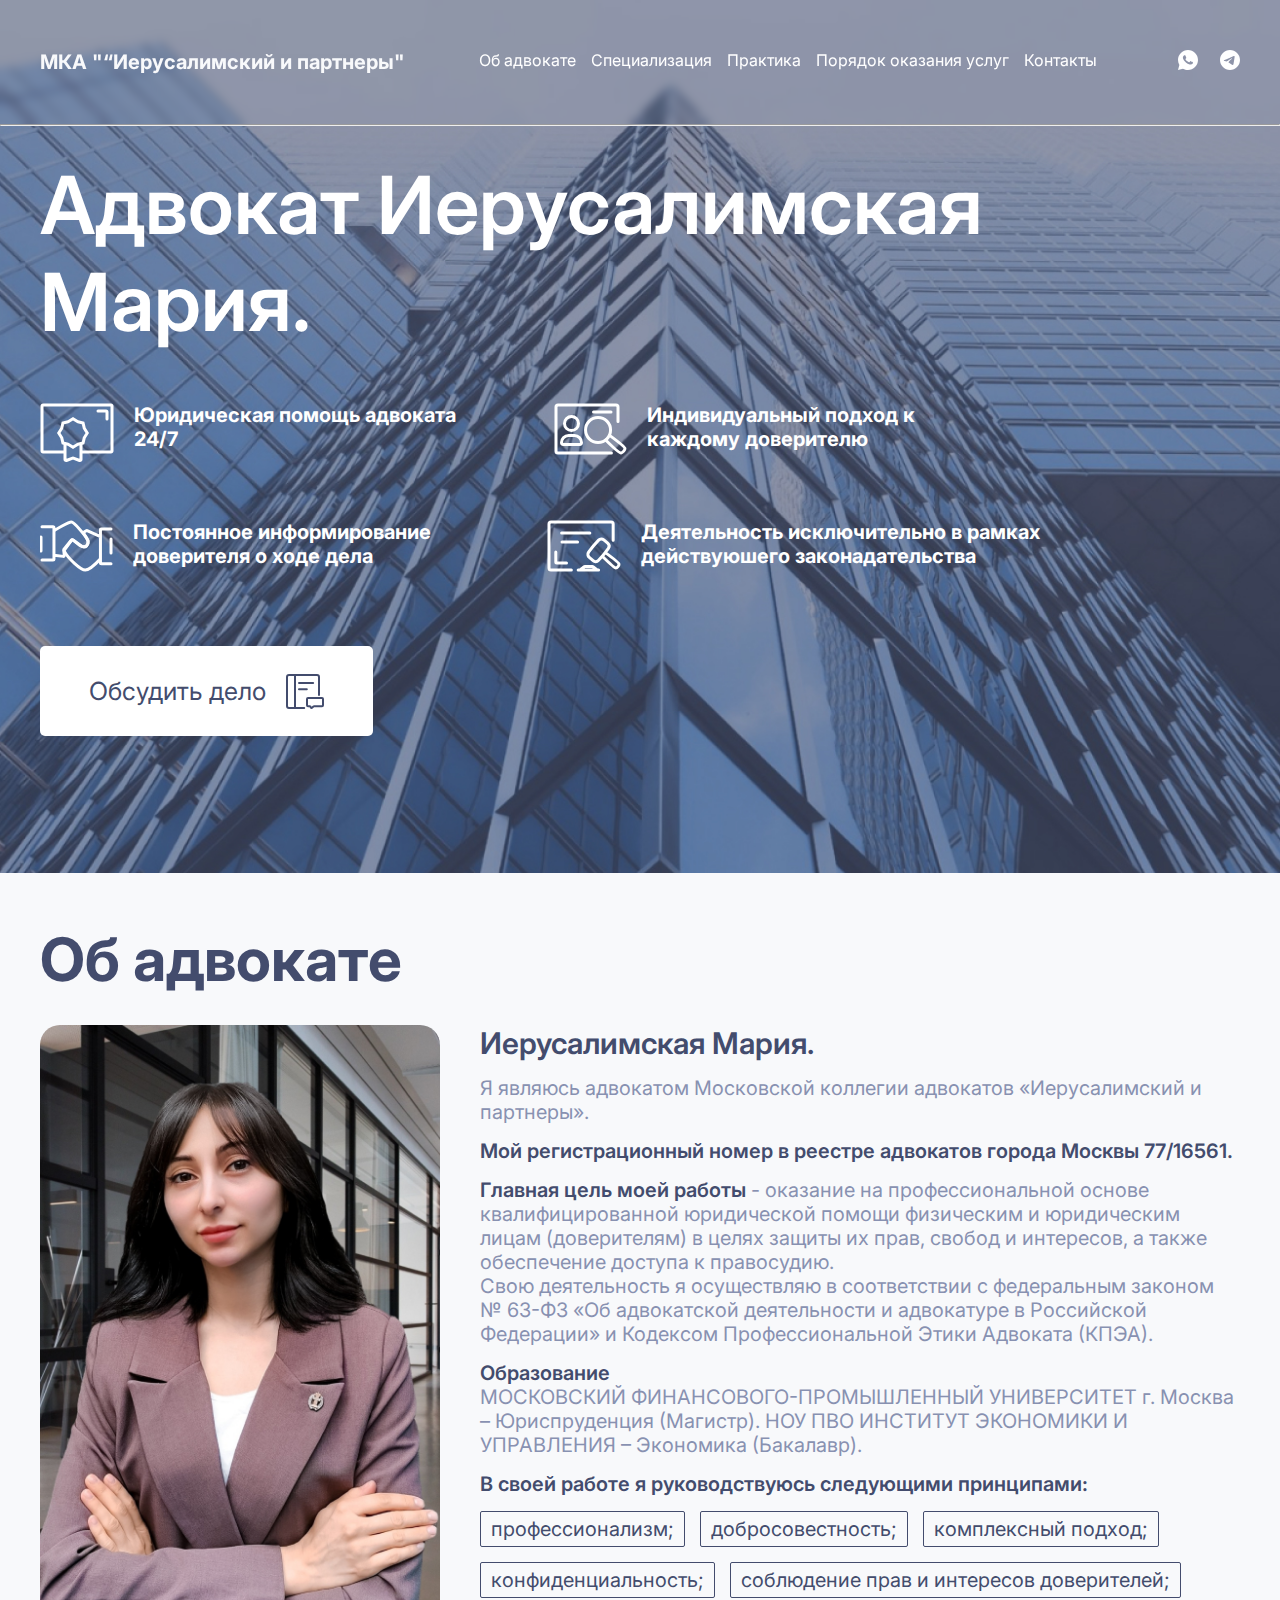
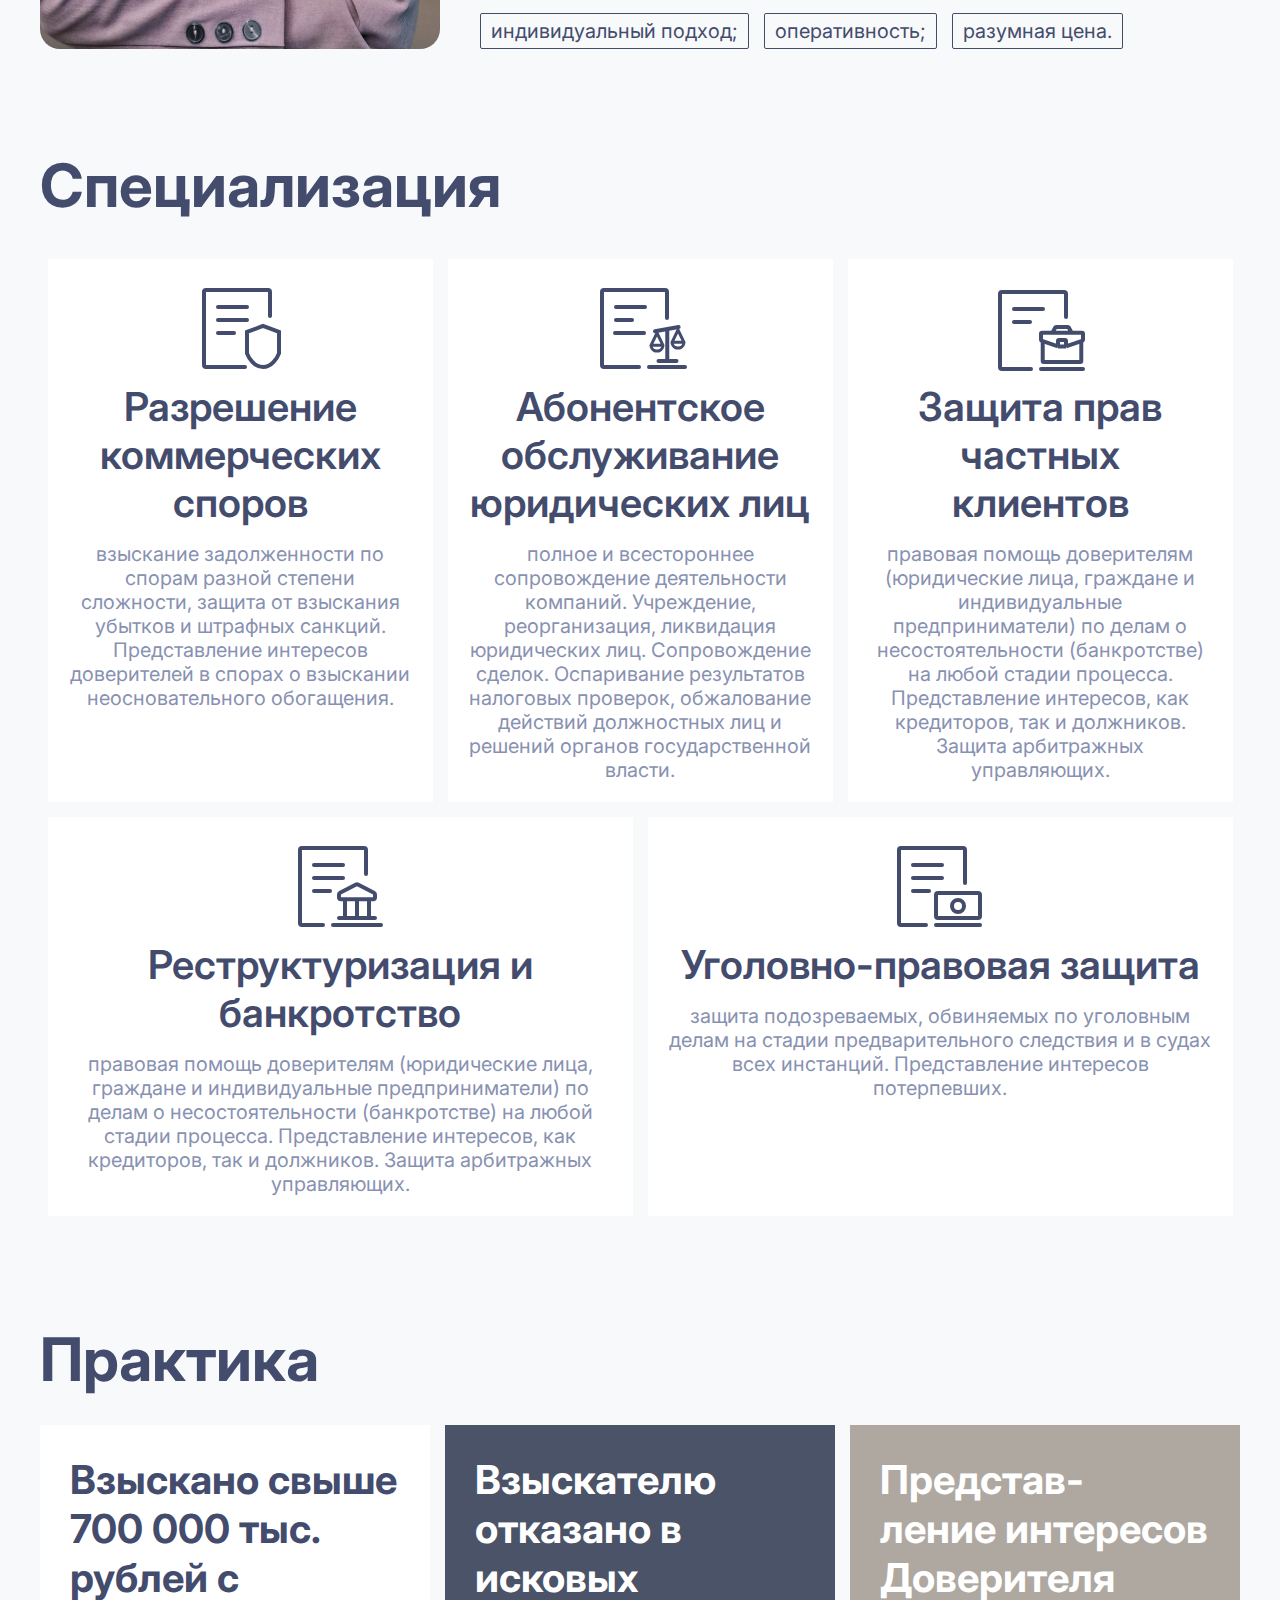
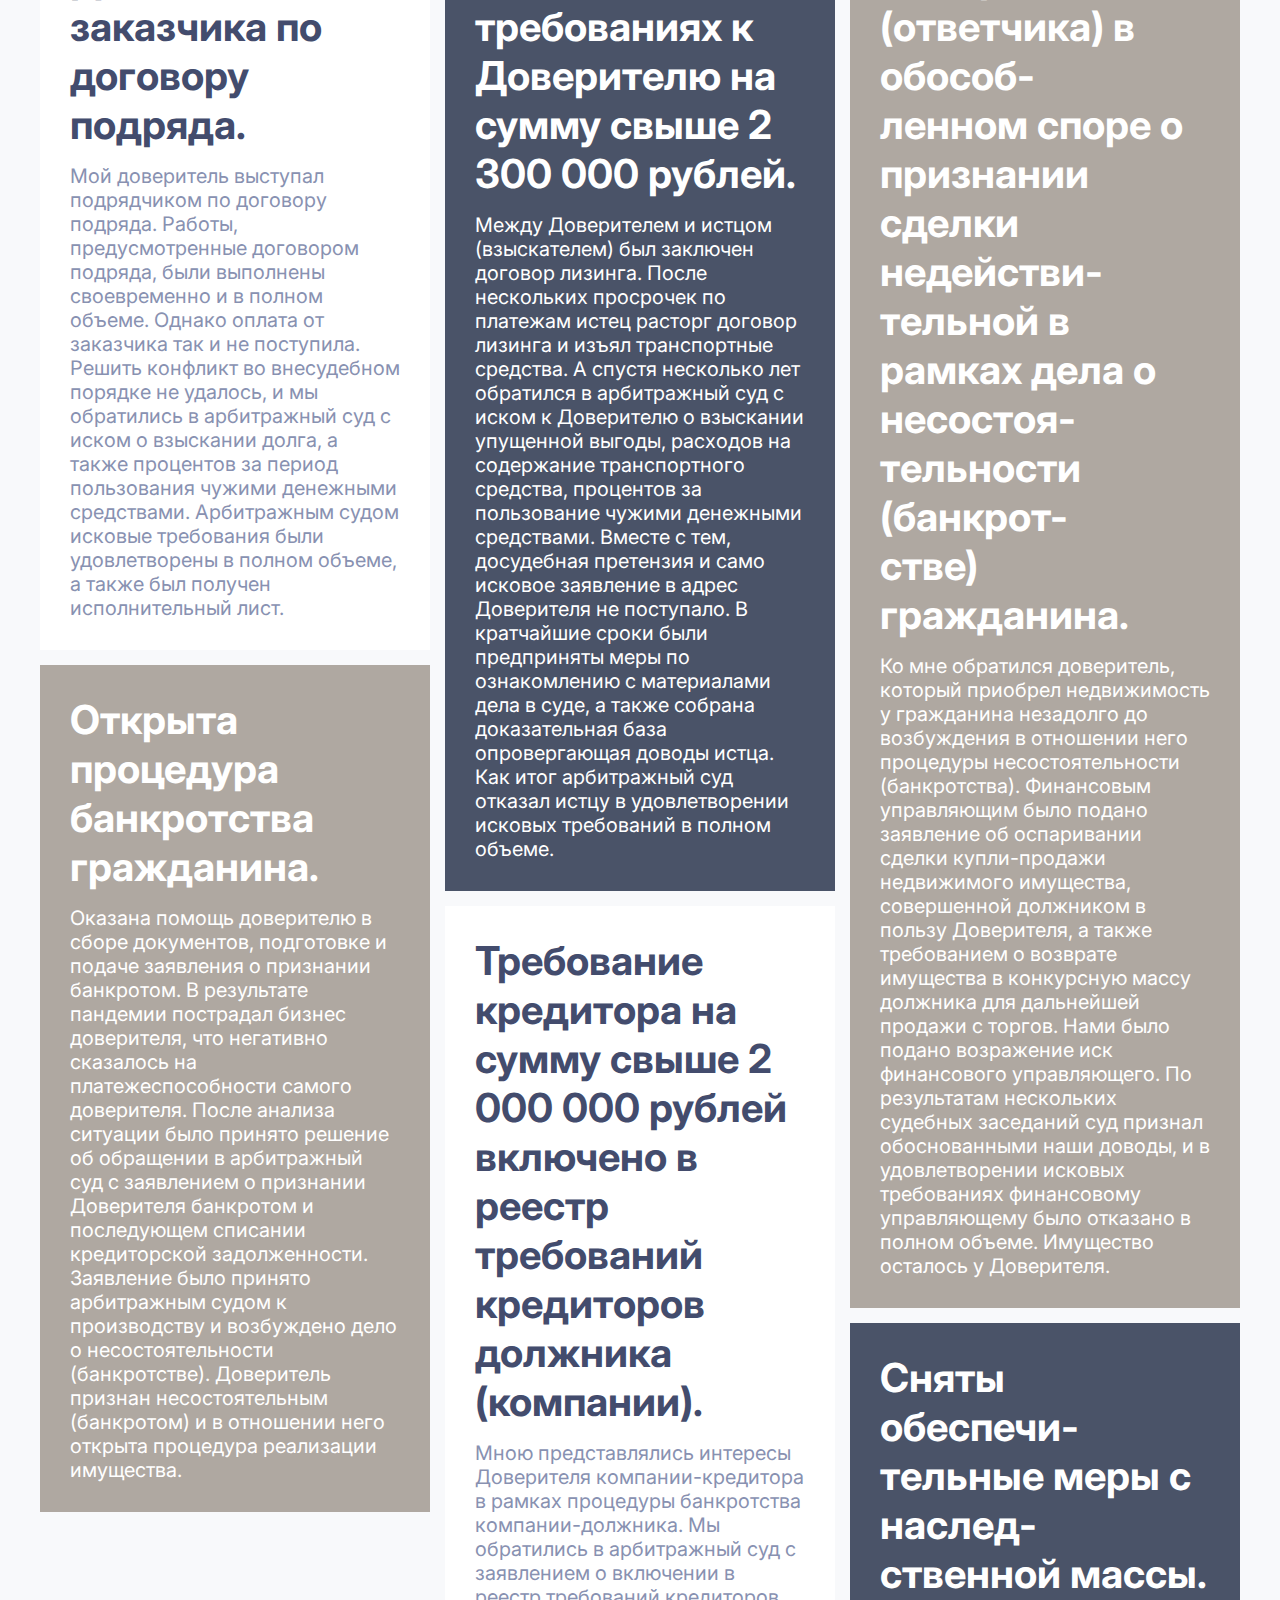
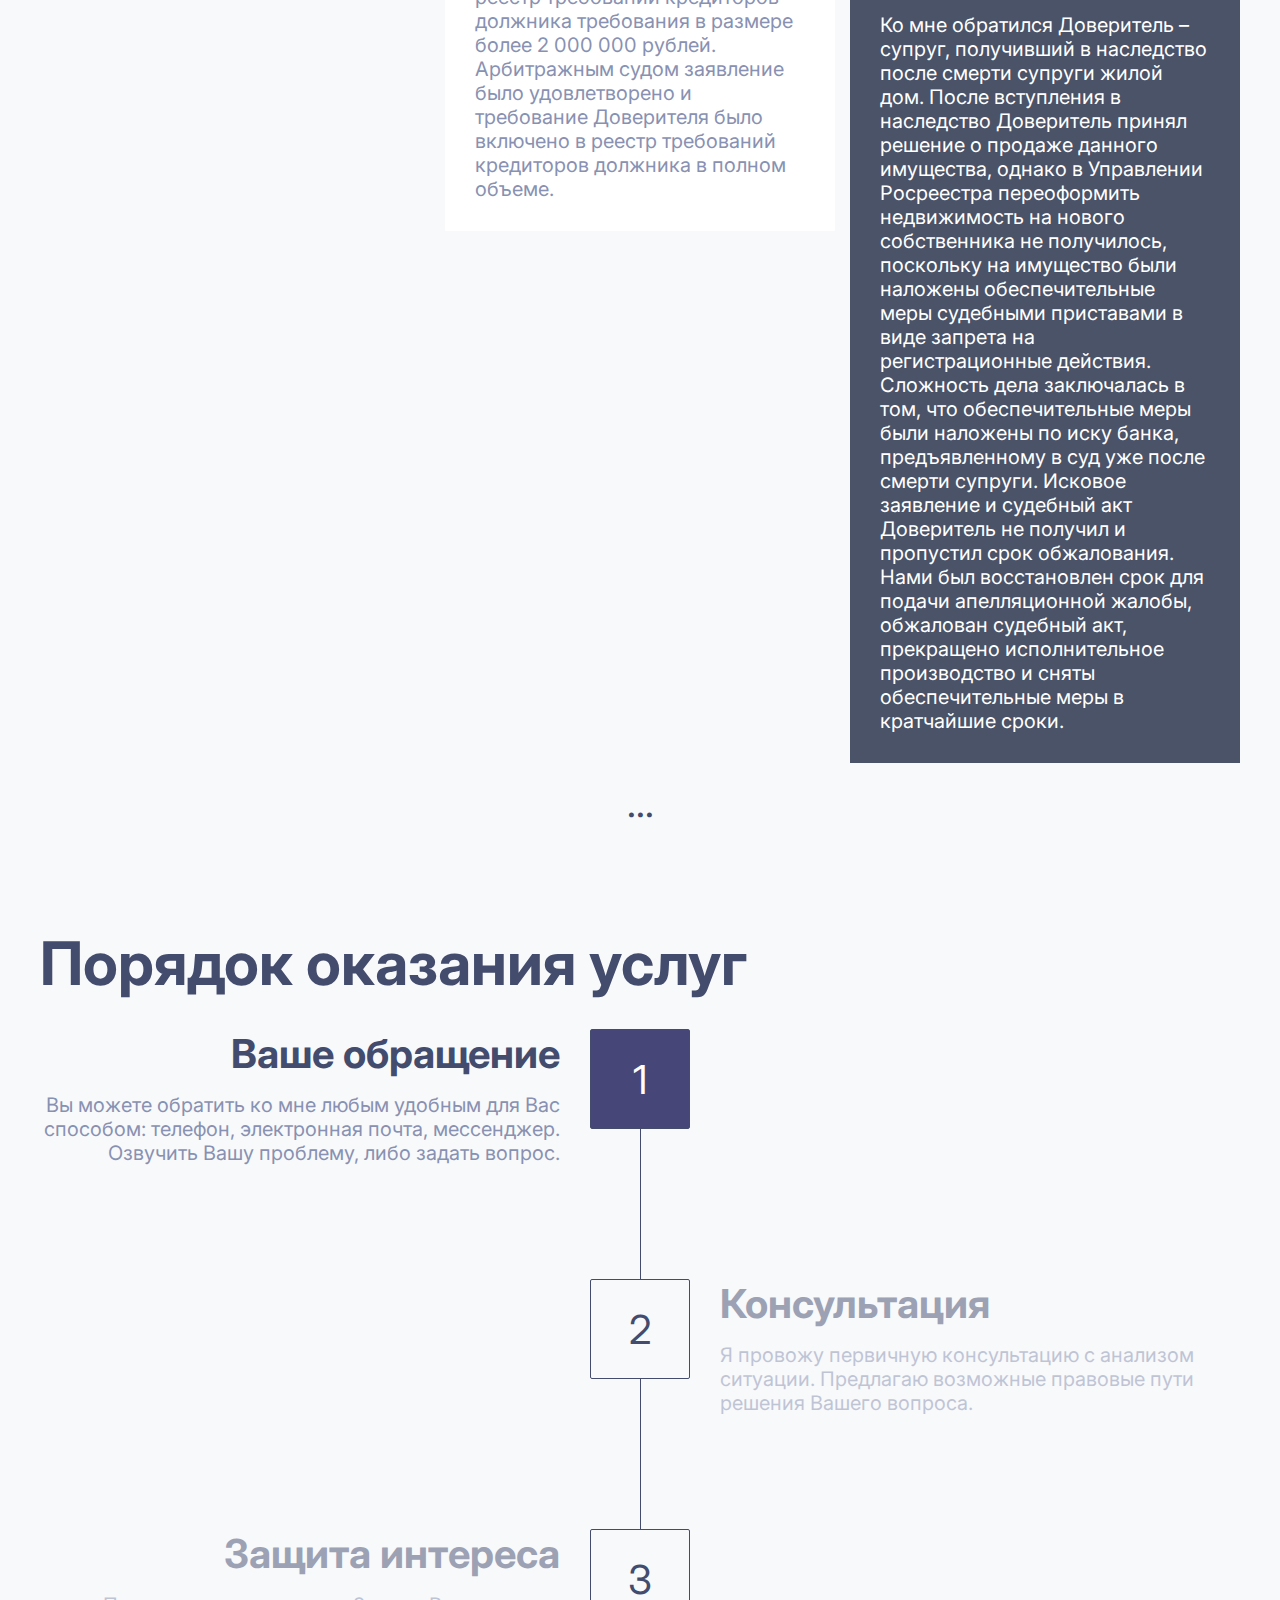
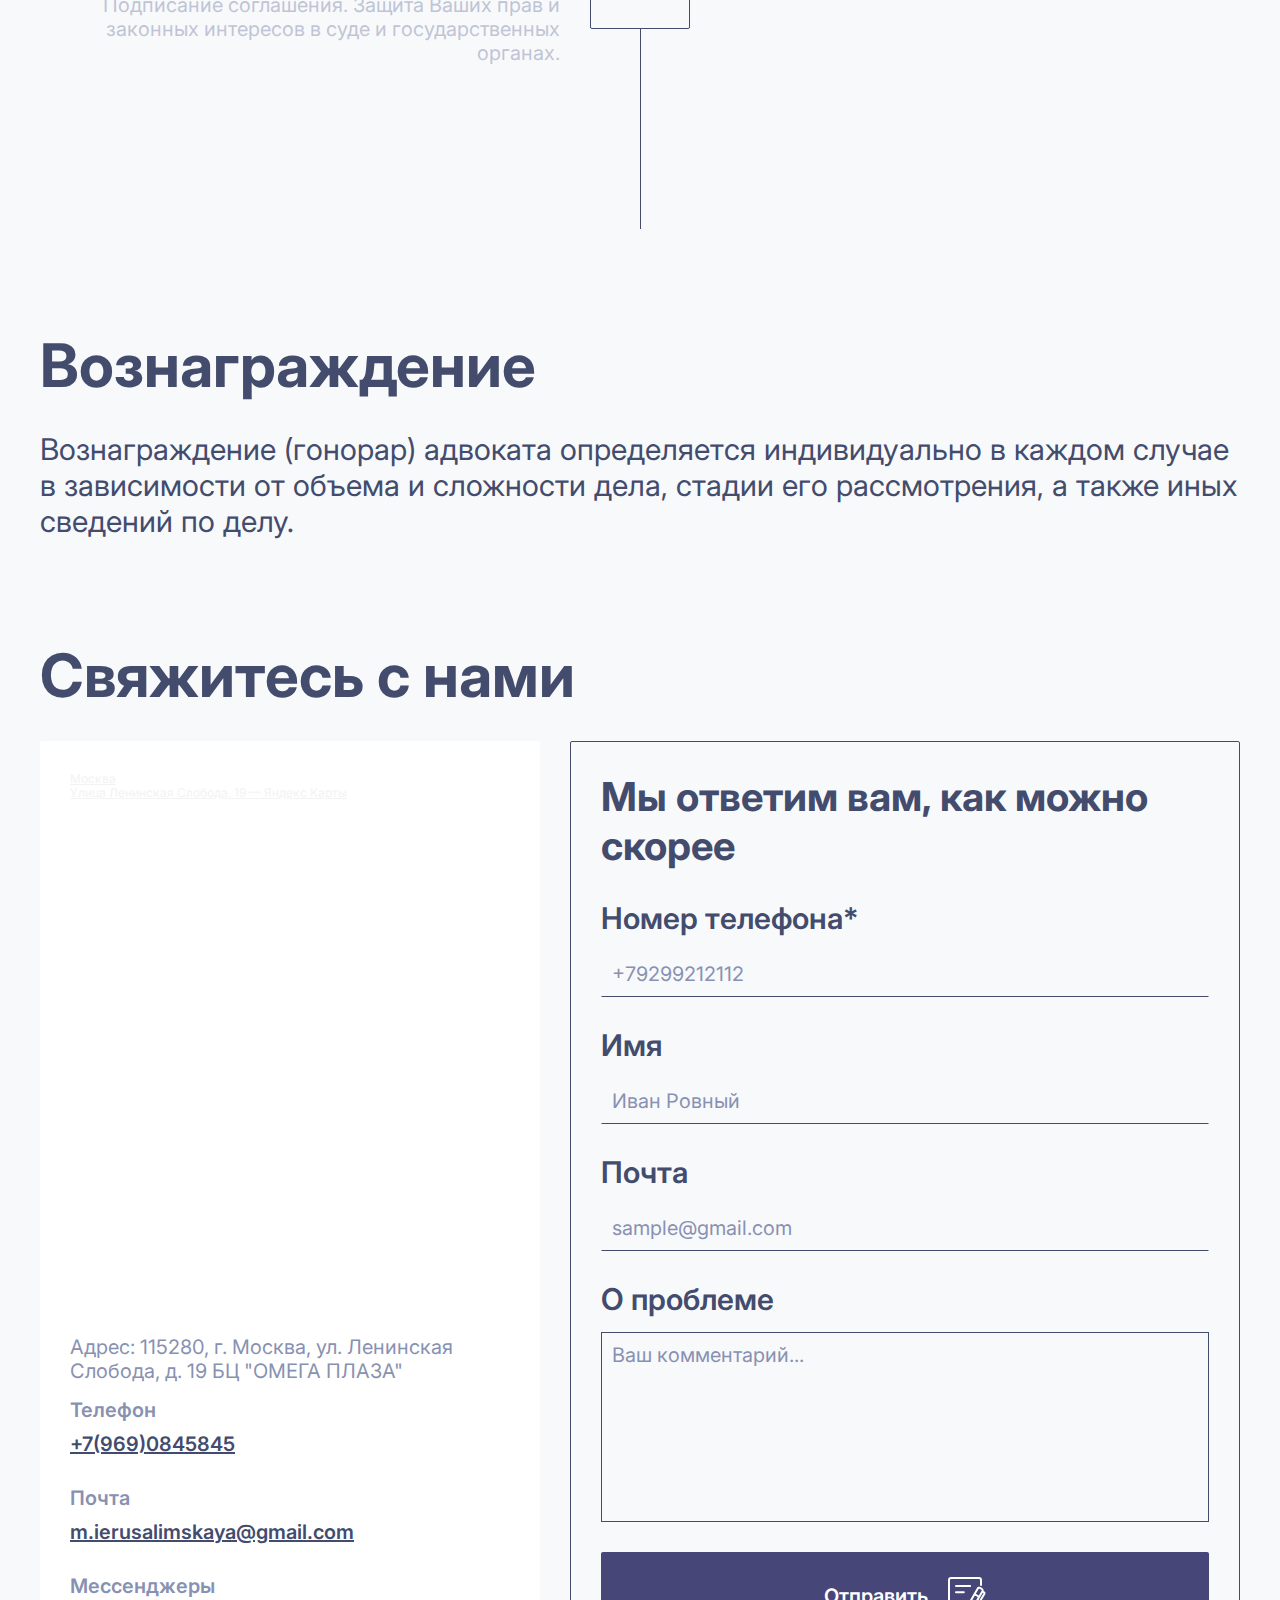
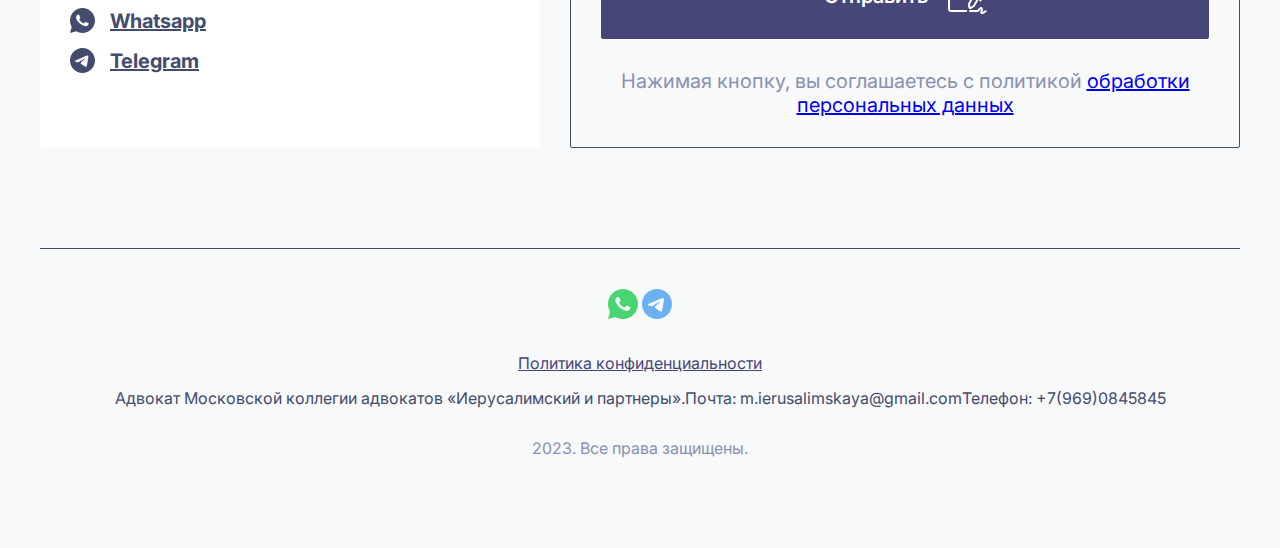
<file: index.html>
<!DOCTYPE html>
<html lang="ru">

<head>
    <meta charset="UTF-8">
    <meta http-equiv="X-UA-Compatible" content="IE=edge">
    <meta name="viewport" content="width=device-width, initial-scale=1.0">
    <meta name="description"
    content=" оказание на профессиональной основе квалифицированной юридической помощи физическим и юридическим лицам (доверителям) в целях защиты их прав,
     свобод и интересов, а также обеспечение доступа к правосудию. ">
    <meta name="keywords"
    content=" адвокат, адвокат Москва, юруслуги, банкротство, списание долгов, наследство, юрконсультация,
     юруслуги Москва, консультация адвоката, развод, раздел имущества, алименты, адвокат по наркотикам,
      вызов на допрос, налоговая проверка, взыскание долга, исполнительное производство ">
    <meta property="og:url" content="https://ierusalimskaya.ru/">
    <meta property="og:title" content="Юридические услуги МКА “Иерусалимский и партнеры">
    <meta property="og:type" content="website">
    <meta property="og:description" content="Адвокат по банкротству, гражданским и арбитражным спорам. Квалифицированная юридическая помощь бизнесу">
    <meta property="og:image" content="img/og.png">
    <title>МКА “Иерусалимский и партнеры”</title>
    <link rel="stylesheet" href="style.css">
    <link rel="shortcut icon" href="img/favicon.svg" type="image/x-icon">
</head>

<body>
    <!-- Header Section -->
    <header class="header">
        <div class="blur">
            <nav class="nav container">
                <div class="nav__item">
                    <a class="nav__slogan">МКА "“Иерусалимский и партнеры"</a>
                </div>
                <div class="nav__item">
                    <ul class="nav__ul">
                        <li class="nav__li">
                            <a href="#about" class="nav__link">Об адвокате</a>
                        </li>
                        <li class="nav__li">
                            <a href="#labor" class="nav__link">Специализация</a>
                        </li>
                        <li class="nav__li">
                            <a href="#practice" class="nav__link">Практика</a>
                        </li>
                        <!-- <li class="nav__li">
                            <a href="#" class="nav__link">Связь</a>
                        </li> -->
                        <li class="nav__li">
                            <a href="#service" class="nav__link">Порядок оказания услуг</a>
                        </li>
                        <li class="nav__li">
                            <a href="#contacts" class="nav__link">Контакты</a>
                        </li>
                    </ul>
                </div>

                <div class="nav__item social__wrapper">
                    <div class="social">
                        <a href="https://wa.me/79283516937" class="social__link">
                            <img src="img/social-what.svg" alt="img is here">
                        </a>
                    </div>
                    <div class="social">
                        <a href="https://t.me/+79690845845" class="social__link">
                            <img src="img/social-telega.svg"" alt=" img is here">
                        </a>
                    </div>
                </div>

                <div class="nav__burger-btn">
                    <input type="checkbox" id="burger-btn" class="burger__input">
                    <label for="burger-btn" class="burger__label">
                        <span></span>
                        <span></span>
                    </label>
                </div>
            </nav>
        </div>

        <hr>

        <div class="nav__mobile-menu">
            <div class="nav__mobile-menu__container">
                <label for="burger-btn" class="burger__label--close">
                    <span></span>
                    <span></span>
                </label>

                <div class="nav__mobile-menu_links">
                    <a href="#about" class="nav__mobile-menu_link">Об адвокате</a>
                    <a href="#labor" class="nav__mobile-menu_link">Специализация</a>
                    <a href="#practice" class="nav__mobile-menu_link">Практика</a>
                    <!-- <a href="#" class="nav__mobile-menu_link">Связь</a> -->
                    <a href="#service" class="nav__mobile-menu_link">Порядок оказания услгуг</a>
                    <a href="#contacts" class="nav__mobile-menu_link">Контакты</a>
                </div>

                <div class="nav__mobile-menu_socials">
                    <a href="#" class="nav__mobile-menu_social">
                        <img src="img/icons/whatsapp-dark-icon.svg" alt="">
                    </a>
                    <a href="#" class="nav__mobile-menu_social">
                        <img src="img/icons/telegram-dark-icon.svg" alt="">
                    </a>
                </div>
            </div>
        </div>

        <div class="header__wrapper">
            <h1 class="header__h1">Адвокат Иерусалимская Мария.</h1>

            <div class="header__icon--wrapper">
                <div class="header__item">

                    <div class="header__icon--item">
                        <img src="img/header-first.svg" alt="">
                    </div>
                    <div class="header__icon--item">
                        <p class="header__icon--p">Юридическая помощь адвоката <br> 24/7</p>
                    </div>
                </div>


                <div class="header__item check">
                    <div class="header__icon--item">
                        <img src="img/header-second.svg" alt="">
                    </div>
                    <div class="header__icon--item">
                        <p class="header__icon--p">Индивидуальный подход к <br> каждому доверителю</p>
                    </div>
                </div>

            </div>
            <div class="header__icon--wrapper">
                <div class="header__item">

                    <div class="header__icon--item">
                        <img src="img/header-third.svg" alt="">
                    </div>
                    <div class="header__icon--item">
                        <p class="header__icon--p">Постоянное информирование <br> доверителя о ходе дела</p>
                    </div>
                </div>
                <div class="header__item">

                    <div class="header__icon--item">
                        <img src="img/header-forth.svg" alt="">
                    </div>
                    <div class="header__icon--item">
                        <p class="header__icon--p">Деятельность исключительно в рамках <br> действуюшего
                            законадательства</p>
                    </div>
                </div>

            </div>

            <div class="header__button btn">
                <a href="#contacts">
                    <p class="header__button--p">Обсудить дело</p>
                    <img src="img/icons/header-btn-icon.svg" alt="" class="header__button--img">
                </a>
            </div>
        </div>
    </header>

      <!-- End Header Section -->

    <main class="main">
          <!-- About Section -->
        <section class="about container" id="about">
            <h2 class="about__title title">Об адвокате</h2>
            <div class="about__wrapper">
                <div class="about__item">
                    <img src="img/mari.png" alt="img is here" class="about__img">
                </div>
                <div class="about__item">
                    <h2 class="small-title about__h2">Иерусалимская Мария.</h2>
                    <div class="about__p">
                        <div>
                            Я являюсь адвокатом Московской коллегии адвокатов «Иерусалимский и партнеры».
                        </div>
                        <div>
                            <span>Мой регистрационный номер в реестре адвокатов города Москвы 77/16561.</span>
                        </div>

                        <div>
                            <span>Главная цель моей работы</span> - оказание на профессиональной
                            основе квалифицированной юридической помощи физическим и
                            юридическим лицам (доверителям) в целях защиты их прав,
                            свобод и интересов, а также обеспечение доступа к
                            правосудию. 
                            <br>
                            Свою деятельность я осуществляю в соответствии с
                            федеральным законом № 63-ФЗ «Об адвокатской деятельности
                            и адвокатуре в Российской Федерации» и Кодексом
                            Профессиональной Этики Адвоката (КПЭА).
                        </div>
                        <div>
                            <span>Образование</span>
                            <br>
                            МОСКОВСКИЙ ФИНАНСОВОГО-ПРОМЫШЛЕННЫЙ УНИВЕРСИТЕТ г.
                            Москва – Юриспруденция (Магистр).
                            НОУ ПВО ИНСТИТУТ ЭКОНОМИКИ И УПРАВЛЕНИЯ – Экономика
                            (Бакалавр).
                        </div>

                        <div>
                            <span>В своей работе я руководствуюсь следующими принципами:</span>
                            <ul>
                                <li>профессионализм;</li>
                                <li>добросовестность;</li>
                                <li>комплексный подход;</li>
                                <li>конфиденциальность;</li>
                                <li>соблюдение прав и интересов доверителей;</li>
                                <li>индивидуальный подход;</li>
                                <li>оперативность;</li>
                                <li>разумная цена.</li>
                            </ul>
                        </div>
                    </div>
                </div>
            </div>

        </section>

          <!-- End About  Section -->


            <!-- Labor Section -->
        <section class="labor container" id="labor">
            <h2 class="about__title title">Специализация</h2>
            <div class="labor__wrapper">
                <div class="labor__item">
                    <img src="img/labor-first.svg" alt="img is here">
                    <h2 class="sub-title labor__h2">Разрешение коммерческих споров</h2>
                    <p class="labor__p">взыскание задолженности по спорам
                        разной степени сложности, защита от взыскания убытков и штрафных санкций.
                        Представление интересов доверителей в спорах о взыскании неосновательного
                        обогащения.</p>
                </div>
                <div class="labor__item">
                    <img src="img/labor-second.svg" alt="img is here">
                    <h2 class="sub-title labor__h2">
                        <span class="labor__h2-title">
                            Абонентское обслу<span class="splitter"></span>живание юриди<span class="splitter"></span>ческих лиц
                        </span>
                    </h2>
                    <p class="labor__p">полное и всестороннее сопровождение
                        деятельности компаний. Учреждение, реорганизация, ликвидация юридических лиц.
                        Сопровождение сделок. Оспаривание результатов налоговых проверок, обжалование
                        действий должностных лиц и решений органов государственной власти.</p>
                </div>
                <div class="labor__item">
                    <img src="img/labor-third.svg" alt="img is here">
                    <h2 class="sub-title labor__h2">Защита прав частных клиентов</h2>
                    <p class="labor__p">правовая помощь доверителям (юридические лица,
                        граждане и индивидуальные предприниматели) по делам о несостоятельности
                        (банкротстве) на любой стадии процесса. Представление интересов, как кредиторов, так и
                        должников. Защита арбитражных управляющих.</p>
                </div>
            </div>
            <div class="labor__wrapper">
                <div class="labor__item">
                    <img src="img/labor-forth.svg" alt="img is here">
                    <h2 class="sub-title labor__h2">
                        <span class="labor__h2-title">
                            Реструкту<span class="splitter"></span>ризация и банкротство
                        </span>
                    </h2>
                    <p class="labor__p">правовая помощь доверителям (юридические лица,
                        граждане и индивидуальные предприниматели) по делам о несостоятельности
                        (банкротстве) на любой стадии процесса. Представление интересов, как кредиторов, так и
                        должников. Защита арбитражных управляющих.</p>
                </div>

                <div class="labor__item">
                    <img src="img/labor-fifth.svg" alt="img is here">
                    <h2 class="sub-title labor__h2">Уголовно-правовая защита</h2>
                    <p class="labor__p">защита подозреваемых, обвиняемых по уголовным делам на
                        стадии предварительного следствия и в судах всех инстанций. Представление интересов
                        потерпевших.</p>
                </div>
            </div>

        </section>

          <!-- End Labor Section -->

          <!-- Practice Section -->
        <section class="practice container" id="practice">
            <div class="practice__body">
                <h2 class="practice__title title">Практика</h2>
                <div class="practice__grid">
                    <div class="practice__grid-column">
                        <div class="practice__grid-item grid-item-white">
                            <h3 class="practice__grid-title sub-title">
                                <span class="grid-title__wrapper">
                                    Взыскано свыше 700 000 тыс. рублей с заказчика по договору подряда.
                                </span>
                            </h3>
                            <p class="practice__grid-text text">
                                Мой доверитель выступал подрядчиком по договору подряда. Работы, предусмотренные
                                договором
                                подряда, были выполнены своевременно и в полном объеме. Однако оплата от заказчика так и
                                не
                                поступила. Решить конфликт во внесудебном порядке не удалось, и мы обратились в
                                арбитражный
                                суд
                                с иском о взыскании долга, а также процентов за период пользования чужими денежными
                                средствами.
                                Арбитражным судом исковые требования были удовлетворены в полном объеме, а также был
                                получен
                                исполнительный лист.
                            </p>
                        </div>

                        <div class="practice__grid-item grid-item-cream">
                            <h3 class="practice__grid-title sub-title">
                                <span class="grid-title__wrapper">
                                    Открыта процедура банкротства гражданина.
                                </span>
                            </h3>
                            <p class="practice__grid-text text">
                                Оказана помощь доверителю в сборе документов, подготовке и подаче заявления о признании
                                банкротом. В результате пандемии пострадал бизнес доверителя, что негативно сказалось на
                                платежеспособности самого доверителя. После анализа ситуации было принято решение об
                                обращении в
                                арбитражный суд с заявлением о признании Доверителя банкротом и последующем списании
                                кредиторской задолженности. Заявление было принято арбитражным судом к производству и
                                возбуждено
                                дело о несостоятельности (банкротстве). Доверитель признан несостоятельным (банкротом) и
                                в
                                отношении него открыта процедура реализации имущества.
                            </p>
                        </div>
                    </div>
                    <div class="practice__grid-column">
                        <div class="practice__grid-item grid-item-dark">
                            <h3 class="practice__grid-title sub-title">
                                <span class="grid-title__wrapper">
                                    Взыскателю отказано в исковых требованиях к Доверителю на сумму свыше 2 300 000
                                    рублей.
                                </span>
                            </h3>
                            <p class="practice__grid-text text">
                                Между Доверителем и истцом (взыскателем) был заключен договор лизинга. После нескольких
                                просрочек по платежам истец расторг договор лизинга и изъял транспортные средства. А
                                спустя
                                несколько лет обратился в арбитражный суд с иском к Доверителю о взыскании упущенной
                                выгоды,
                                расходов на содержание транспортного средства, процентов за пользование чужими денежными
                                средствами. Вместе с тем, досудебная претензия и само исковое заявление в адрес
                                Доверителя
                                не
                                поступало. В кратчайшие сроки были предприняты меры по ознакомлению с материалами дела в
                                суде, а
                                также собрана доказательная база опровергающая доводы истца. Как итог арбитражный суд
                                отказал
                                истцу в удовлетворении исковых требований в полном объеме.
                            </p>
                        </div>
                        <div class="practice__grid-item grid-item-white">
                            <h3 class="practice__grid-title sub-title">
                                <span class="grid-title__wrapper">
                                    Требование кредитора на сумму свыше 2 000 000 рублей включено в реестр требований
                                    кредиторов
                                    должника (компании).
                                </span>
                            </h3>
                            <p class="practice__grid-text text">
                                Мною представлялись интересы Доверителя компании-кредитора в рамках процедуры
                                банкротства
                                компании-должника. Мы обратились в арбитражный суд с заявлением о включении в реестр
                                требований кредиторов должника требования в размере более 2 000 000 рублей. Арбитражным
                                судом заявление было удовлетворено и требование Доверителя было включено в реестр
                                требований
                                кредиторов должника в полном объеме.
                            </p>
                        </div>
                    </div>
                    <div class="practice__grid-column">
                        <div class="practice__grid-item grid-item-cream">
                            <h3 class="practice__grid-title sub-title">
                                <span class="grid-title__wrapper">
                                    Представ<span class="splitter"></span>ление интересов Доверителя (ответчика) в
                                    обособ<span class="splitter"></span>ленном споре о признании сделки
                                    недействи<span class="splitter"></span>тельной в рамках дела о несостоя<span
                                        class="splitter"></span>тельности (банкрот<span class="splitter"></span>стве)
                                    гражданина.
                                </span>
                            </h3>
                            <p class="practice__grid-text text">
                                Ко мне обратился доверитель, который приобрел недвижимость у гражданина незадолго до
                                возбуждения
                                в отношении него процедуры несостоятельности (банкротства). Финансовым управляющим было
                                подано
                                заявление об оспаривании сделки купли-продажи недвижимого имущества, совершенной
                                должником в
                                пользу Доверителя, а также требованием о возврате имущества в конкурсную массу должника
                                для
                                дальнейшей продажи с торгов. Нами было подано возражение иск финансового управляющего.
                                По
                                результатам нескольких судебных заседаний суд признал обоснованными наши доводы, и в
                                удовлетворении исковых требованиях финансовому управляющему было отказано в полном
                                объеме.
                                Имущество осталось у Доверителя.
                            </p>
                        </div>
                        <div class="practice__grid-item grid-item-dark">
                            <h3 class="practice__grid-title sub-title">
                                <span class="grid-title__wrapper">
                                    Сняты обеспечи<span class="splitter"></span>тельные меры с наслед<span
                                        class="splitter"></span>ственной массы.
                                </span>
                            </h3>
                            <p class="practice__grid-text text">
                                Ко мне обратился Доверитель – супруг, получивший в наследство после смерти супруги жилой
                                дом. После вступления в наследство Доверитель принял решение о продаже данного
                                имущества,
                                однако в Управлении Росреестра переоформить недвижимость на нового собственника не
                                получилось, поскольку на имущество были наложены обеспечительные меры судебными
                                приставами в
                                виде запрета на регистрационные действия. Сложность дела заключалась в том, что
                                обеспечительные меры были наложены по иску банка, предъявленному в суд уже после смерти
                                супруги. Исковое заявление и судебный акт Доверитель не получил и пропустил срок
                                обжалования. Нами был восстановлен срок для подачи апелляционной жалобы, обжалован
                                судебный
                                акт, прекращено исполнительное производство и сняты обеспечительные меры в кратчайшие
                                сроки.
                            </p>
                        </div>
                    </div>
                    <div class="practice__grid-gradient"></div>
                </div>
                <div class="practice__more">
                    <button class="practice__more-btn btn">
                        <span class="practice__more-btn-text">Больше кейсов</span>
                        <span>
                            <img src="img/icons/more-icon.svg" alt="icon">
                        </span>
                    </button>
                    <p class="practice__more-dots">...</p>
                </div>
            </div>
        </section>
          <!-- End Practice Section -->


          <!-- Service Section -->

        <section class="service-order container" id="service">
            <div class="service-order__body">
                <h2 class="service-order__title title">Порядок оказания услуг</h2>
                <div class="service-order__content">
                    <div class="service-order__description">
                        <div class="service-order__item">
                            <h3 class="service-order__item-title sub-title">Ваше обращение</h3>
                            <p class="service-order__item-text text">
                                Вы можете обратить ко мне любым удобным для Вас
                                способом: телефон, электронная почта, мессенджер. Озвучить Вашу проблему, либо задать
                                вопрос.
                            </p>
                        </div>

                        <div class="service-order__item">
                            <h3 class="service-order__item-title sub-title">Консультация</h3>
                            <p class="service-order__item-text text">
                                Я провожу первичную консультацию с анализом ситуации. Предлагаю
                                возможные правовые пути решения Вашего вопроса.
                            </p>
                        </div>

                        <div class="service-order__item">
                            <h3 class="service-order__item-title sub-title">Защита интереса</h3>
                            <p class="service-order__item-text text">
                                Подписание соглашения. Защита Ваших прав и законных интересов в
                                суде и государственных органах.
                            </p>
                        </div>
                    </div>
                    <div class="service-order__checkboxses">
                        <div class="service-order__checboxes-group">
                            <label class="service-order__checkbox" for="service-first">
                                <input type="radio" id="service-first" name="service-radio" checked>
                                <span>1</span>
                            </label>
                            <div class="service-order__checkbox-line"></div>
                        </div>
                        <div class="service-order__checboxes-group">
                            <label class="service-order__checkbox" for="service-second">
                                <input type="radio" id="service-second" name="service-radio">
                                <span>2</span>
                            </label>
                            <div class="service-order__checkbox-line"></div>
                        </div>
                        <div class="service-order__checboxes-group">
                            <label class="service-order__checkbox" for="service-third">
                                <input type="radio" id="service-third" name="service-radio">
                                <span>3</span>
                            </label>
                            <div class="service-order__checkbox-line"></div>
                        </div>
                        <div class="service-order__checkbox-line"></div>
                    </div>
                </div>
            </div>
        </section>
          <!-- End Service Section -->


          <!-- Prices Section -->

        <section class="prices container">
            <div class="prices__body">

                <h2 class="title">Вознаграждение</h2>
                <p class="prices__text text">Вознаграждение (гонорар) адвоката определяется
                    индивидуально в каждом случае в зависимости от объема и
                    сложности дела, стадии его рассмотрения, а также иных
                    сведений по делу.</p>

            </div>
        </section>
          <!-- End Prices Section -->


            <!-- Form Section -->

        <section class="form container" id="contacts">
            <div class="form__body">
                <h2 class="form__title title">Свяжитесь с нами</h2>
                <div class="form__wrpr">
                    <!-- КОНТАКТЫ -->
                    <div class="contacts__body">
                        <div class = "contacts__map"style="position:relative;overflow:hidden; opacity: 0.7; border-radius: 2px;"><a
                                href="https://yandex.ru/maps/213/moscow/?utm_medium=mapframe&utm_source=maps"
                                style="color:#eee;font-size:12px;position:absolute;top:0px;">Москва</a><a
                                href="https://yandex.ru/maps/213/moscow/house/ulitsa_leninskaya_sloboda_19/Z04YcAJiQUcFQFtvfXtxeX9jZw==/?indoorLevel=1&ll=37.652823%2C55.708303&mode=search&sctx=ZAAAAAgAEAAaKAoSCXQkl%2F%[base64]%2FlG6wgECAADqAQDyAQD4AQCCAi%2FRg9C7LiDQm9C10L3QuNC90YHQutCw0Y8g0KHQu9C%2B0LHQvtC00LAsINC0LiAxOYoCAJICAJoCDGRlc2t0b3AtbWFwcw%3D%3D&sll=37.652823%2C55.708303&sspn=0.014576%2C0.004636&text=%D1%83%D0%BB.%20%D0%9B%D0%B5%D0%BD%D0%B8%D0%BD%D1%81%D0%BA%D0%B0%D1%8F%20%D0%A1%D0%BB%D0%BE%D0%B1%D0%BE%D0%B4%D0%B0%2C%20%D0%B4.%2019&utm_medium=mapframe&utm_source=maps&z=17.08"
                                style="color:#eee;font-size:12px;position:absolute;top:14px;">Улица Ленинская Слобода,
                                19 — Яндекс Карты</a><iframe
                                src="https://yandex.ru/map-widget/v1/?indoorLevel=1&ll=37.652823%2C55.708303&mode=search&ol=geo&ouri=ymapsbm1%3A%2F%2Fgeo%3Fdata%3DCgoxNjM0MTUyMTEwEkzQoNC%2B0YHRgdC40Y8sINCc0L7RgdC60LLQsCwg0YPQu9C40YbQsCDQm9C10L3QuNC90YHQutCw0Y8g0KHQu9C%2B0LHQvtC00LAsIDE5IgoNfZwWQhVN1V5C&sctx=ZAAAAAgAEAAaKAoSCXQkl%2F%[base64]%2FlG6wgECAADqAQDyAQD4AQCCAi%2FRg9C7LiDQm9C10L3QuNC90YHQutCw0Y8g0KHQu9C%2B0LHQvtC00LAsINC0LiAxOYoCAJICAJoCDGRlc2t0b3AtbWFwcw%3D%3D&sll=37.652823%2C55.708303&sspn=0.014576%2C0.004636&text=%D1%83%D0%BB.%20%D0%9B%D0%B5%D0%BD%D0%B8%D0%BD%D1%81%D0%BA%D0%B0%D1%8F%20%D0%A1%D0%BB%D0%BE%D0%B1%D0%BE%D0%B4%D0%B0%2C%20%D0%B4.%2019&z=17.08"
                                width="100%" height="100%" frameborder="0" allowfullscreen="true"
                                style="position:relative;"></iframe></div>
                        <p class="contacts__map-text text">Адрес: 115280, г. Москва, ул. Ленинская Слобода, д. 19 БЦ
                            &quot;ОМЕГА ПЛАЗА&quot;</p>
                        <ul class="contacts__items">
                            <li class="contacts__item">
                                <p>Телефон</p>
                                <a href="tel:89690845845" class=""> +7(969)0845845</a>
                            </li>
                            <li class="contacts__item">
                                <p>Почта</p>
                                <a href="mailto:m.ierusalimskaya@gmail.com"
                                    >m.ierusalimskaya@gmail.com</a>
                            </li>
                            <li class="contacts__item">
                                <p>Мессенджеры</p>
                                <div class="contacst__messangers">
                                    <a href="https://wa.me/79283516937" class="contacst__messanger-item">
                                        <img src="img/icons/whatsapp-dark-icon.svg" alt="">
                                        <h3>Whatsapp</h3>
                                    </a>
                                    <a href="https://t.me/+79690845845" class="contacst__messanger-item">
                                        <img src="img/icons/telegram-dark-icon.svg" alt="">
                                        <h3>Telegram</h3>
                                    </a>
                                </div>
                            </li>
                        </ul>
                    </div>


                    <form class="form__content" id="form">
                        <h3 class="form__sub-title sub-title">Мы ответим вам, как можно скорее</h3>
                        <label for="input__phone">
                            <span class="small-title">Номер телефона*</span>
                            <input type="tel" name="phone" placeholder="+79299212112" id="input__phone"
                                class="form__content-input" required>
                        </label>
                        <label for="input__name">
                            <span class="small-title">Имя</span>
                            <input type="text" name="name" placeholder="Иван Ровный" id="input__name"
                                class="form__content-input">
                        </label>
                        <label for="input__email">
                            <span class="small-title">Почта</span>
                            <input type="email" name="email" placeholder="sample@gmail.com" id="input__email"
                                class="form__content-input">
                        </label>
                        <label for="input__сomm">
                            <span class="small-title">О проблеме</span>
                            <textarea rows="7" name="message-text" placeholder="Ваш комментарий..." id="input__сomm"
                                class="form__content-input"></textarea>
                        </label>

                        <button class="form__submit btn" type="submit">
                            <span>Отправить</span>
                            <img src="img/icons/submit-icon.svg" alt="journal icon">
                        </button>

                        <p class="form__policy">Нажимая кнопку, вы соглашаетесь с политикой
                            <a href="confidential.html"> обработки персональных данных</a>
                        </p>

                        <div class="form__loader">
                            <div class="form__loader-indicator">
                                <div class="lds-dual-ring"></div>
                            </div>
                            <p class="form_loader-text">Отправляем форму</p>
                        </div>
                    </form>
                </div>
            </div>
        </section>

          <!-- End Form Section -->

    </main>

      <!-- End Prices Section -->



        <!-- Footer -->

    <footer class="footer container">
        <div class="footer__body">
            <div class="footer__links">
                <a href="https://wa.me/79283516937" class="footer__link">
                    <img src="img/icons/whatsapp-color-icon.svg" alt="whatsapp">
                </a>
                <a href="https://t.me/+79690845845" class="footer__link">
                    <img src="img/icons/telegram-color-icon.svg" alt="telegram">
                </a>
            </div>

            <div class="footer__law-info">
                <a href="confidential.html" class="footer__oferta">Политика конфиденциальности</a>
            </div>
            <ul class="footer__info">
                <li>Адвокат Московской коллегии адвокатов «Иерусалимский и партнеры».</li>
                <li class="divider"></li>
                <li>Почта: m.ierusalimskaya@gmail.com</li>
                <li class="divider"></li>
                <li>Телефон: +7(969)0845845</li>
            </ul>
            <p class="footer__copyrights">2023. Все права защищены.</p>
        </div>
    </footer>

     <!-- End Footer -->



    <script src="script.js"></script>
</body>

</html>
</file>
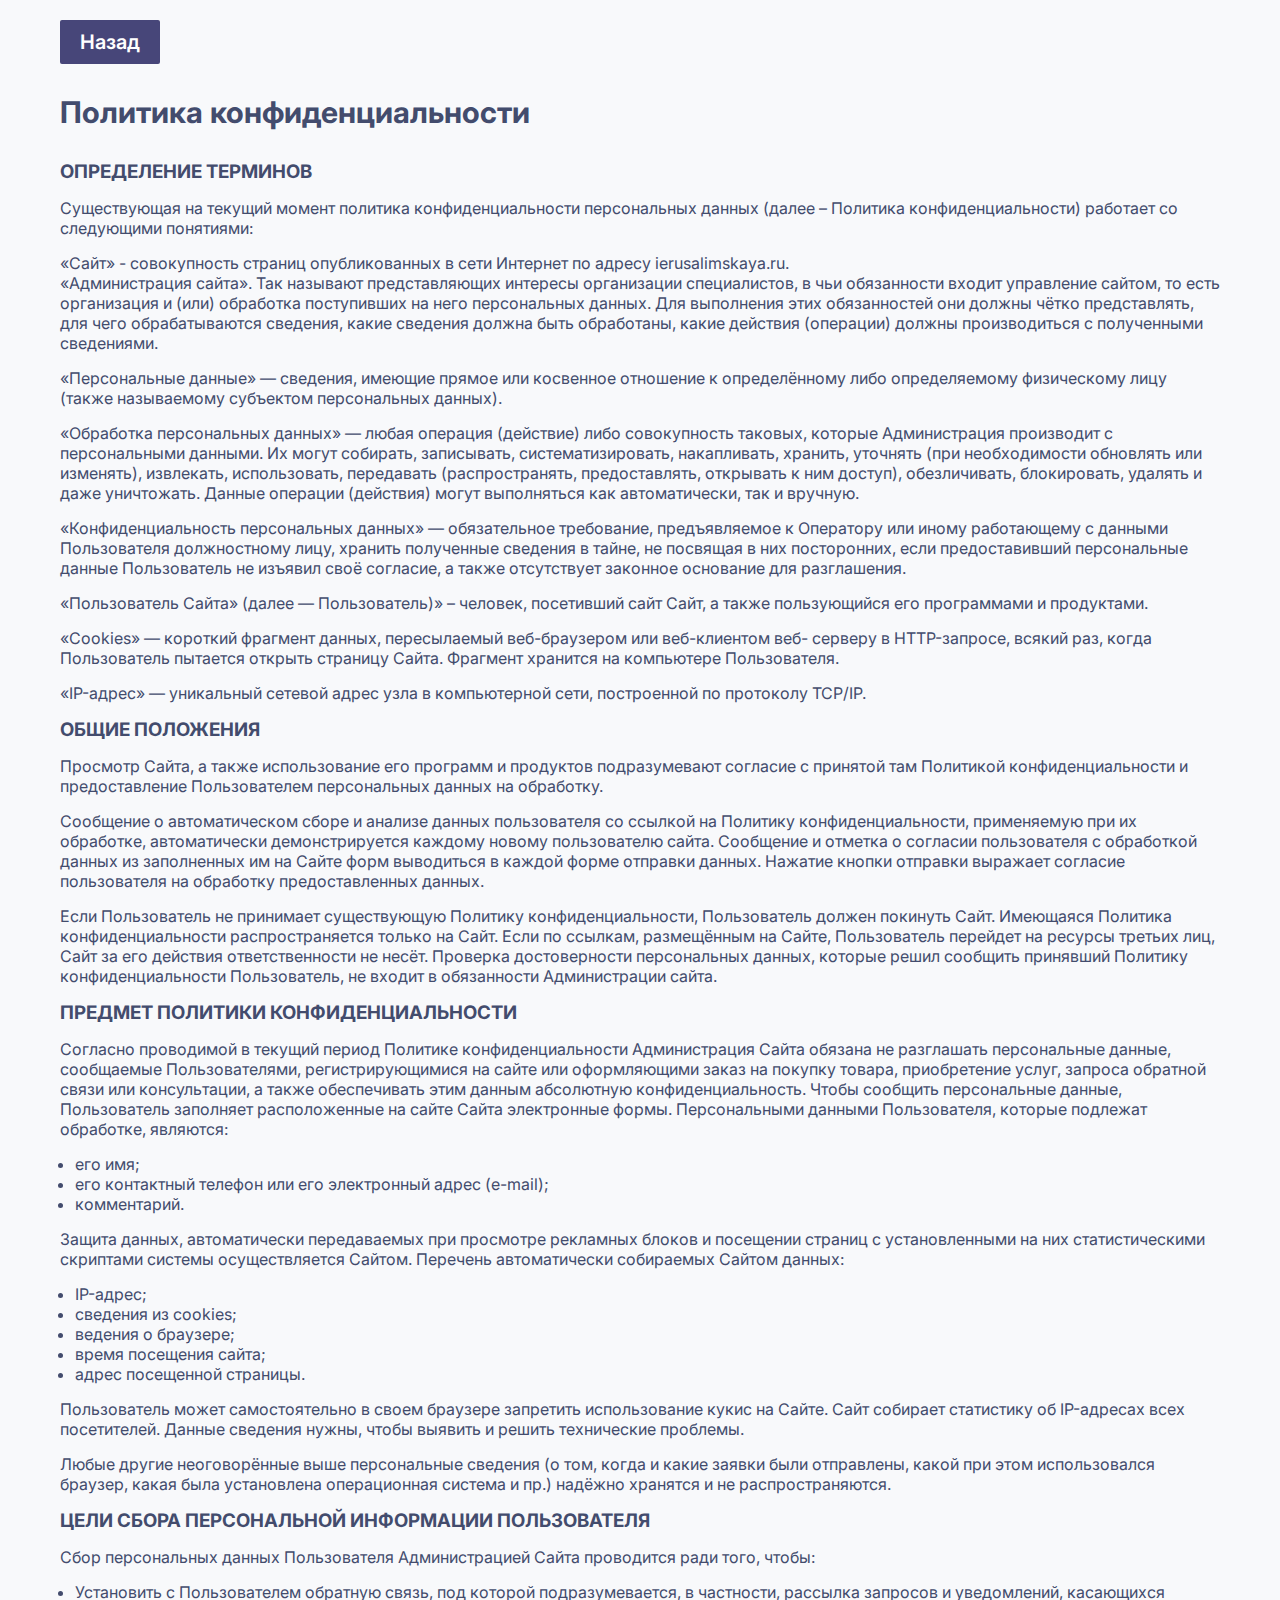
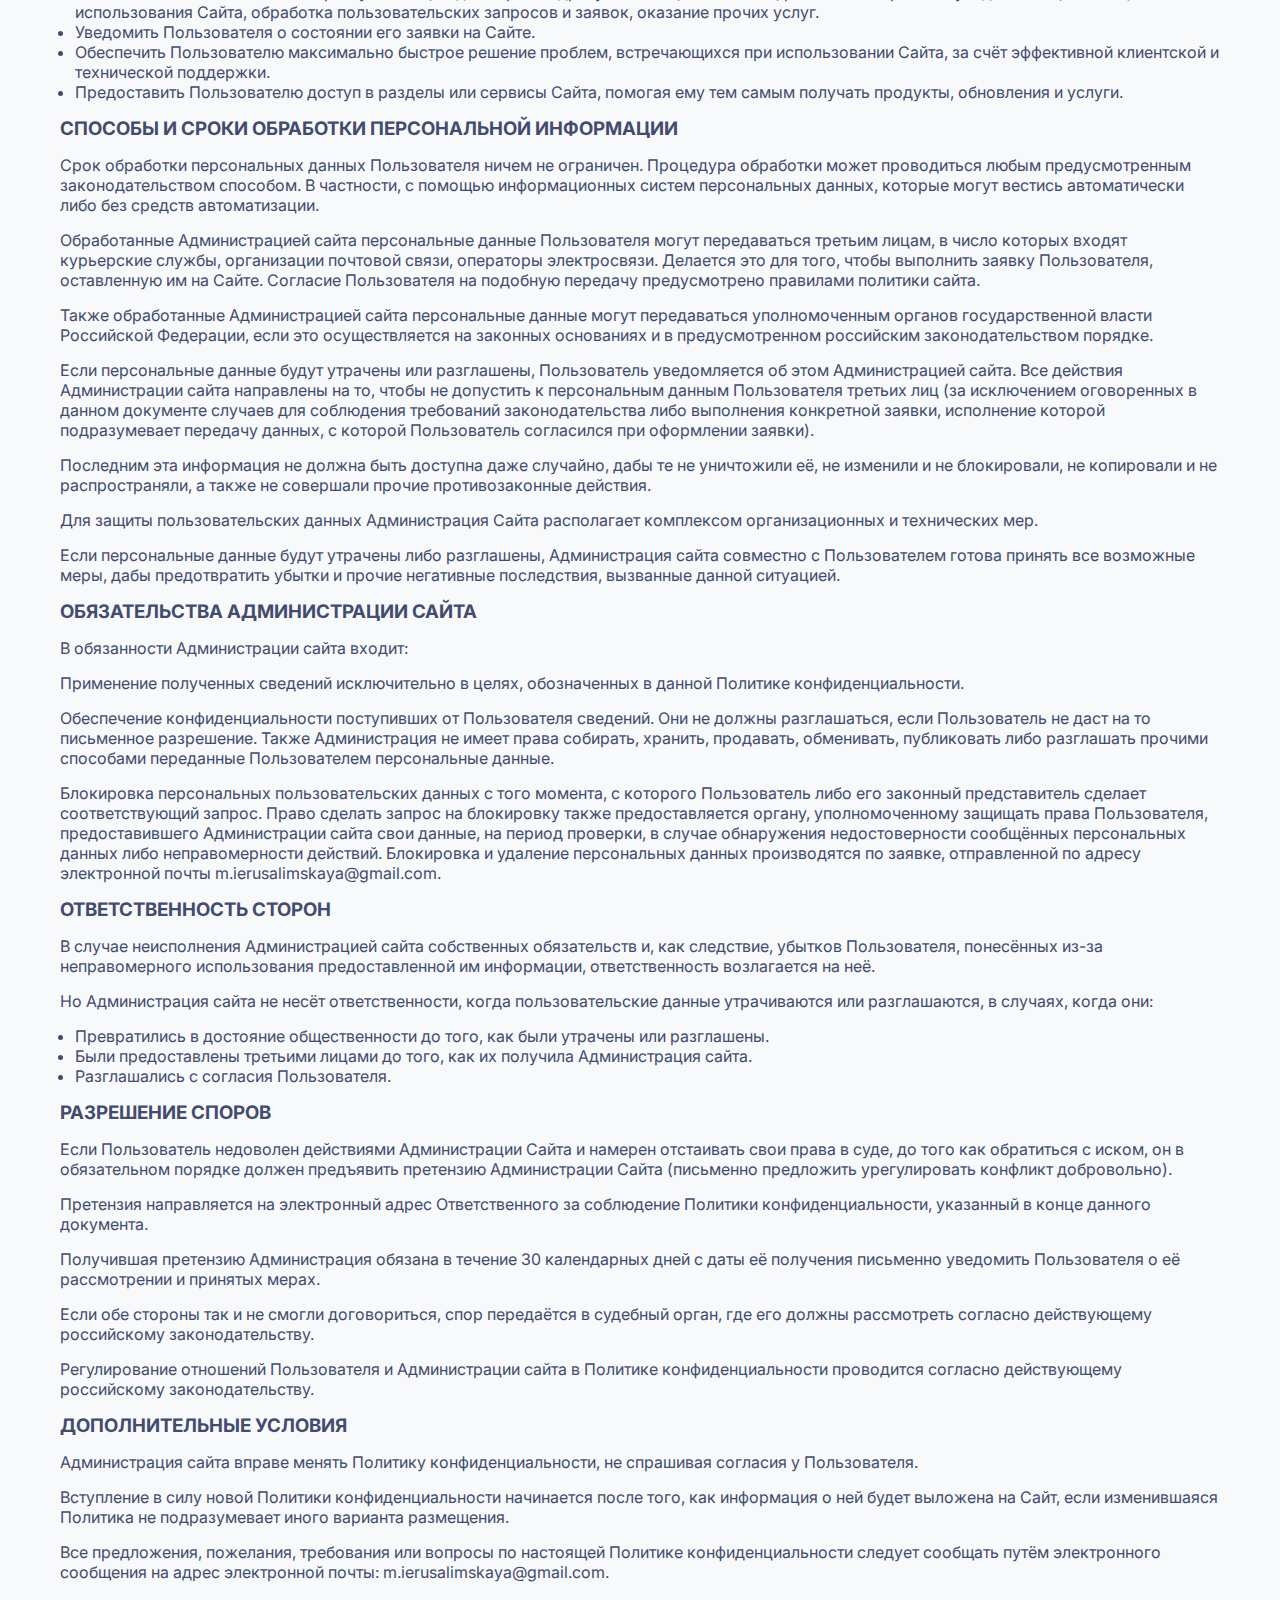
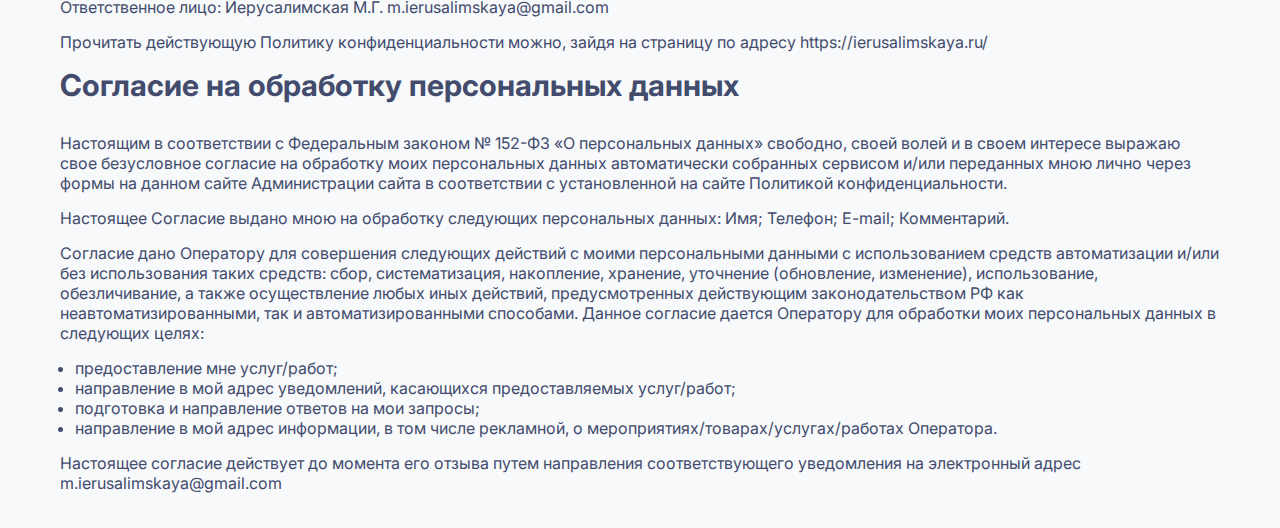
<file: confidential.html>
<!DOCTYPE html>
<html lang="en">

<head>
    <meta charset="UTF-8">
    <meta http-equiv="X-UA-Compatible" content="IE=edge">
    <meta name="viewport" content="width=device-width, initial-scale=1.0">
    <title>Политика конфиденциальности</title>
    <link rel="shortcut icon" href="img/favicon.svg" type="image/x-icon">
    <link rel="stylesheet" href="style.css">
</head>

<body>
    <div class="container conf__container">
        <a href="index.html" class="conf__back">Назад</a>
        <h2 class="conf__title">Политика конфиденциальности</h2>
        <h3 class="conf__sub-title">ОПРЕДЕЛЕНИЕ ТЕРМИНОВ</h3>
        <p class="conf__text">Существующая на текущий момент политика конфиденциальности персональных данных (далее –
            Политика конфиденциальности) работает со следующими понятиями:</p>
        <p class="conf__text">
            «Сайт» - совокупность страниц опубликованных в сети Интернет по адресу ierusalimskaya.ru.
            <br> «Администрация сайта». Так называют представляющих интересы организации специалистов, в
            чьи обязанности входит управление сайтом, то есть организация и (или) обработка поступивших
            на него персональных данных. Для выполнения этих обязанностей они должны чётко
            представлять, для чего обрабатываются сведения, какие сведения должна быть обработаны,
            какие действия (операции) должны производиться с полученными сведениями.
        </p>
        <p class="conf__text">
            «Персональные данные» — сведения, имеющие прямое или косвенное отношение к
определённому либо определяемому физическому лицу (также называемому субъектом
персональных данных).
        </p>

        <p class="conf__text">
            «Обработка персональных данных» — любая операция (действие) либо совокупность таковых,
            которые Администрация производит с персональными данными. Их могут собирать, записывать,
            систематизировать, накапливать, хранить, уточнять (при необходимости обновлять или изменять),
            извлекать, использовать, передавать (распространять, предоставлять, открывать к ним доступ),
            обезличивать, блокировать, удалять и даже уничтожать. Данные операции (действия) могут
            выполняться как автоматически, так и вручную.
        </p>

        <p class="conf__text">
            «Конфиденциальность персональных данных» — обязательное требование, предъявляемое к
Оператору или иному работающему с данными Пользователя должностному лицу, хранить
полученные сведения в тайне, не посвящая в них посторонних, если предоставивший
персональные данные Пользователь не изъявил своё согласие, а также отсутствует законное
основание для разглашения.
        </p>

        <p class="conf__text">
            «Пользователь Сайта» (далее — Пользователь)» – человек, посетивший сайт Сайт, а также
            пользующийся его программами и продуктами.
        </p>


        <p class="conf__text">
            «Cookies» — короткий фрагмент данных, пересылаемый веб-браузером или веб-клиентом веб-
            серверу в HTTP-запросе, всякий раз, когда Пользователь пытается открыть страницу Сайта.
            Фрагмент хранится на компьютере Пользователя.
        </p>

        <p class="conf__text">
            «IP-адрес» — уникальный сетевой адрес узла в компьютерной сети, построенной по протоколу
            TCP/IP.
        </p>

        <h3 class="conf__sub-title">
            ОБЩИЕ ПОЛОЖЕНИЯ
        </h3>

        <p class="conf__text">
            Просмотр Сайта, а также использование его программ и продуктов подразумевают согласие с
            принятой там Политикой конфиденциальности и предоставление Пользователем персональных
            данных на обработку.
        </p>

        <p class="conf__text">
            Сообщение о автоматическом сборе и анализе данных пользователя со ссылкой на Политику
            конфиденциальности, применяемую при их обработке, автоматически демонстрируется каждому
            новому пользователю сайта. Сообщение и отметка о согласии пользователя с обработкой данных
            из заполненных им на Сайте форм выводиться в каждой форме отправки данных. Нажатие кнопки
            отправки выражает согласие пользователя на обработку предоставленных данных.
        </p>

        <p class="conf__text">
            Если Пользователь не принимает существующую Политику конфиденциальности, Пользователь
            должен покинуть Сайт. Имеющаяся Политика конфиденциальности распространяется только на
            Сайт. Если по ссылкам, размещённым на Сайте, Пользователь перейдет на ресурсы третьих лиц,
            Сайт за его действия ответственности не несёт. Проверка достоверности персональных данных,
            которые решил сообщить принявший Политику конфиденциальности Пользователь, не входит в
            обязанности Администрации сайта.
        </p>

        <h3 class="conf__sub-title">
            ПРЕДМЕТ ПОЛИТИКИ КОНФИДЕНЦИАЛЬНОСТИ
        </h3>

        <p class="conf__text">
            Согласно проводимой в текущий период Политике конфиденциальности Администрация Сайта
            обязана не разглашать персональные данные, сообщаемые Пользователями, регистрирующимися
            
            на сайте или оформляющими заказ на покупку товара, приобретение услуг, запроса обратной
            связи или консультации, а также обеспечивать этим данным абсолютную конфиденциальность.
            Чтобы сообщить персональные данные, Пользователь заполняет расположенные на сайте Сайта
            электронные формы. Персональными данными Пользователя, которые подлежат обработке,
            являются:
        </p>
        <ul class="conf__list">
            <li>его имя;</li>
            <li>его контактный телефон или его электронный адрес (e-mail);</li>
            <li>комментарий.</li>
        </ul>

        <p class="conf__text">
            Защита данных, автоматически передаваемых при просмотре рекламных блоков и посещении
            страниц с установленными на них статистическими скриптами системы осуществляется Сайтом.
            Перечень автоматически собираемых Сайтом данных:
        </p>
        <ul class="conf__list">
            <li>IP-адрес;</li>
            <li>сведения из cookies;</li>
            <li>ведения о браузере;</li>
            <li>время посещения сайта;</li>
            <li>адрес посещенной страницы.</li>
        </ul>

        <p class="conf__text">
            Пользователь может самостоятельно в своем браузере запретить использование кукис на Сайте.
            Сайт собирает статистику об IP-адресах всех посетителей. Данные сведения нужны, чтобы
            выявить и решить технические проблемы.
        </p>

        <p class="conf__text">
            Любые другие неоговорённые выше персональные сведения (о том, когда и какие заявки были
            отправлены, какой при этом использовался браузер, какая была установлена операционная
            система и пр.) надёжно хранятся и не распространяются.
        </p>

        <h3 class="conf__sub-title">
            ЦЕЛИ СБОРА ПЕРСОНАЛЬНОЙ ИНФОРМАЦИИ ПОЛЬЗОВАТЕЛЯ
        </h3>

        <p class="conf__text">
            Сбор персональных данных Пользователя Администрацией Сайта проводится ради того, чтобы:
        </p>

        <ul class="conf__list">
            <li>Установить с Пользователем обратную связь, под которой подразумевается, в
                частности, рассылка запросов и уведомлений, касающихся использования Сайта,
                обработка пользовательских запросов и заявок, оказание прочих услуг.</li>
            <li>Уведомить Пользователя о состоянии его заявки на Сайте.</li>
            <li>Обеспечить Пользователю максимально быстрое решение проблем, встречающихся при
                использовании Сайта, за счёт эффективной клиентской и технической поддержки.</li>
            <li>Предоставить Пользователю доступ в разделы или сервисы Сайта, помогая ему тем
                самым получать продукты, обновления и услуги.</li>
        </ul>


        <h3 class="conf__sub-title">
            СПОСОБЫ И СРОКИ ОБРАБОТКИ ПЕРСОНАЛЬНОЙ ИНФОРМАЦИИ
        </h3>

        <p class="conf__text">
            Срок обработки персональных данных Пользователя ничем не ограничен. Процедура обработки
            может проводиться любым предусмотренным законодательством способом. В частности, с
            помощью информационных систем персональных данных, которые могут вестись автоматически
            либо без средств автоматизации.
        </p>

        <p class="conf__text">
            Обработанные Администрацией сайта персональные данные Пользователя могут передаваться
            третьим лицам, в число которых входят курьерские службы, организации почтовой связи,
            операторы электросвязи. Делается это для того, чтобы выполнить заявку Пользователя,
            оставленную им на Сайте. Согласие Пользователя на подобную передачу предусмотрено
            правилами политики сайта.
        </p>

        <p class="conf__text">
            Также обработанные Администрацией сайта персональные данные могут передаваться
            уполномоченным органов государственной власти Российской Федерации, если это
            осуществляется на законных основаниях и в предусмотренном российским законодательством
            порядке.
        </p>

        <p class="conf__text">
            Если персональные данные будут утрачены или разглашены, Пользователь уведомляется об этом
            Администрацией сайта. Все действия Администрации сайта направлены на то, чтобы не допустить
            к персональным данным Пользователя третьих лиц (за исключением оговоренных в данном
            документе случаев для соблюдения требований законодательства либо выполнения конкретной
            заявки, исполнение которой подразумевает передачу данных, с которой Пользователь согласился
            при оформлении заявки).
        </p>

        <p class="conf__text">
            Последним эта информация не должна быть доступна даже случайно, дабы те не уничтожили её,
            не изменили и не блокировали, не копировали и не распространяли, а также не совершали прочие
            противозаконные действия.
        </p>

        <p class="conf__text">
            Для защиты пользовательских данных Администрация Сайта располагает комплексом
            организационных и технических мер.
        </p>

        <p class="conf__text">
            Если персональные данные будут утрачены либо разглашены, Администрация сайта совместно с
            Пользователем готова принять все возможные меры, дабы предотвратить убытки и прочие
            негативные последствия, вызванные данной ситуацией.
        </p>

        <h3 class="conf__sub-title">
            ОБЯЗАТЕЛЬСТВА АДМИНИСТРАЦИИ САЙТА
        </h3>

        <p class="conf__text">
            В обязанности Администрации сайта входит:
        </p>

        <p class="conf__text">
            Применение полученных сведений исключительно в целях, обозначенных в данной Политике
конфиденциальности.
        </p>

        <p class="conf__text">
            Обеспечение конфиденциальности поступивших от Пользователя сведений. Они не должны
            разглашаться, если Пользователь не даст на то письменное разрешение. Также Администрация не
            имеет права собирать, хранить, продавать, обменивать, публиковать либо разглашать прочими
            способами переданные Пользователем персональные данные.
        </p>

        <p class="conf__text">
            Блокировка персональных пользовательских данных с того момента, с которого Пользователь
            либо его законный представитель сделает соответствующий запрос. Право сделать запрос на
            блокировку также предоставляется органу, уполномоченному защищать права Пользователя,
            предоставившего Администрации сайта свои данные, на период проверки, в случае обнаружения
            недостоверности сообщённых персональных данных либо неправомерности действий.
            Блокировка и удаление персональных данных производятся по заявке, отправленной по адресу
            электронной почты m.ierusalimskaya@gmail.com.
        </p>

        <h3 class="conf__sub-title">
            ОТВЕТСТВЕННОСТЬ СТОРОН
        </h3>

        <p class="conf__text">
            В случае неисполнения Администрацией сайта собственных обязательств и, как следствие,
убытков Пользователя, понесённых из-за неправомерного использования предоставленной им
информации, ответственность возлагается на неё.
        </p>

        <p class="conf__text">
            Но Администрация сайта не несёт ответственности, когда пользовательские данные утрачиваются
            или разглашаются, в случаях, когда они:
        </p>

        <ul class="conf__list">
            <li>Превратились в достояние общественности до того, как были утрачены или разглашены.</li>
            <li>Были предоставлены третьими лицами до того, как их получила Администрация сайта.</li>
            <li>Разглашались с согласия Пользователя.</li>
        </ul>

        <h3 class="conf__sub-title">
            РАЗРЕШЕНИЕ СПОРОВ
        </h3>

        <p class="conf__text">
            Если Пользователь недоволен действиями Администрации Сайта и намерен отстаивать свои
права в суде, до того как обратиться с иском, он в обязательном порядке должен предъявить
претензию Администрации Сайта (письменно предложить урегулировать конфликт добровольно).
        </p>

        <p class="conf__text">
            Претензия направляется на электронный адрес Ответственного за соблюдение Политики
            конфиденциальности, указанный в конце данного документа.
        </p>

        <p class="conf__text">
            Получившая претензию Администрация обязана в течение 30 календарных дней с даты её
            получения письменно уведомить Пользователя о её рассмотрении и принятых мерах.
        </p>

        <p class="conf__text">
            Если обе стороны так и не смогли договориться, спор передаётся в судебный орган, где его
            должны рассмотреть согласно действующему российскому законодательству.
        </p>

        <p class="conf__text">
            Регулирование отношений Пользователя и Администрации сайта в Политике конфиденциальности
            проводится согласно действующему российскому законодательству.
        </p>

        <h3 class="conf__sub-title">
            ДОПОЛНИТЕЛЬНЫЕ УСЛОВИЯ
        </h3>

        <p class="conf__text">
            Администрация сайта вправе менять Политику конфиденциальности, не спрашивая согласия у
            Пользователя.
        </p>

        <p class="conf__text">
            Вступление в силу новой Политики конфиденциальности начинается после того, как информация о
            ней будет выложена на Сайт, если изменившаяся Политика не подразумевает иного варианта
            размещения.
        </p>

        <p class="conf__text">
            Все предложения, пожелания, требования или вопросы по настоящей Политике
            конфиденциальности следует сообщать путём электронного сообщения на адрес электронной
            почты: m.ierusalimskaya@gmail.com.
        </p>

        <p class="conf__text">
            Ответственное лицо: Иерусалимская М.Г. m.ierusalimskaya@gmail.com
        </p>

        <p class="conf__text">
            Прочитать действующую Политику конфиденциальности можно, зайдя на страницу по адресу
            https://ierusalimskaya.ru/
        </p>

        <h2 class="conf__title">Согласие на обработку персональных данных</h2>
        
        <p class="conf__text">
            Настоящим в соответствии с Федеральным законом № 152-ФЗ «О персональных данных»
            свободно, своей волей и в своем интересе выражаю свое безусловное согласие на обработку моих
            персональных данных автоматически собранных сервисом и/или переданных мною лично через
            формы на данном сайте Администрации сайта в соответствии с установленной на сайте
            Политикой конфиденциальности.
        </p>

        <p class="conf__text">
            Настоящее Согласие выдано мною на обработку следующих персональных данных: Имя;
            Телефон; E-mail; Комментарий.
        </p>

        <p class="conf__text">
            Согласие дано Оператору для совершения следующих действий с моими персональными данными
            с использованием средств автоматизации и/или без использования таких средств: сбор,
            систематизация, накопление, хранение, уточнение (обновление, изменение), использование,
            обезличивание, а также осуществление любых иных действий, предусмотренных действующим
            законодательством РФ как неавтоматизированными, так и автоматизированными способами.
            Данное согласие дается Оператору для обработки моих персональных данных в следующих
            целях:
        </p>

        <ul class="conf__list">
            <li>предоставление мне услуг/работ;</li>
            <li>направление в мой адрес уведомлений, касающихся предоставляемых услуг/работ;</li>
            <li>подготовка и направление ответов на мои запросы;</li>
            <li>направление в мой адрес информации, в том числе рекламной, о
                мероприятиях/товарах/услугах/работах Оператора.</li>
        </ul>

        <p class="conf__text">
            Настоящее согласие действует до момента его отзыва путем направления соответствующего
            уведомления на электронный адрес m.ierusalimskaya@gmail.com
        </p>
    </div>
</body>

</html>
</file>
<file: style.css>
@import url('styles/base.css');

@import url('styles/practice.css');
@import url('styles/service.css');
@import url('styles/form.css');
@import url('styles/contacts.css');
@import url('styles/footer.css');
@import url('styles/prices.css');
@import url('styles/popup.css');
@import url('styles/about.css');
@import url('styles/labor.css');
@import url('styles/header.css');
@import url('styles/confidential.css');
</file>
